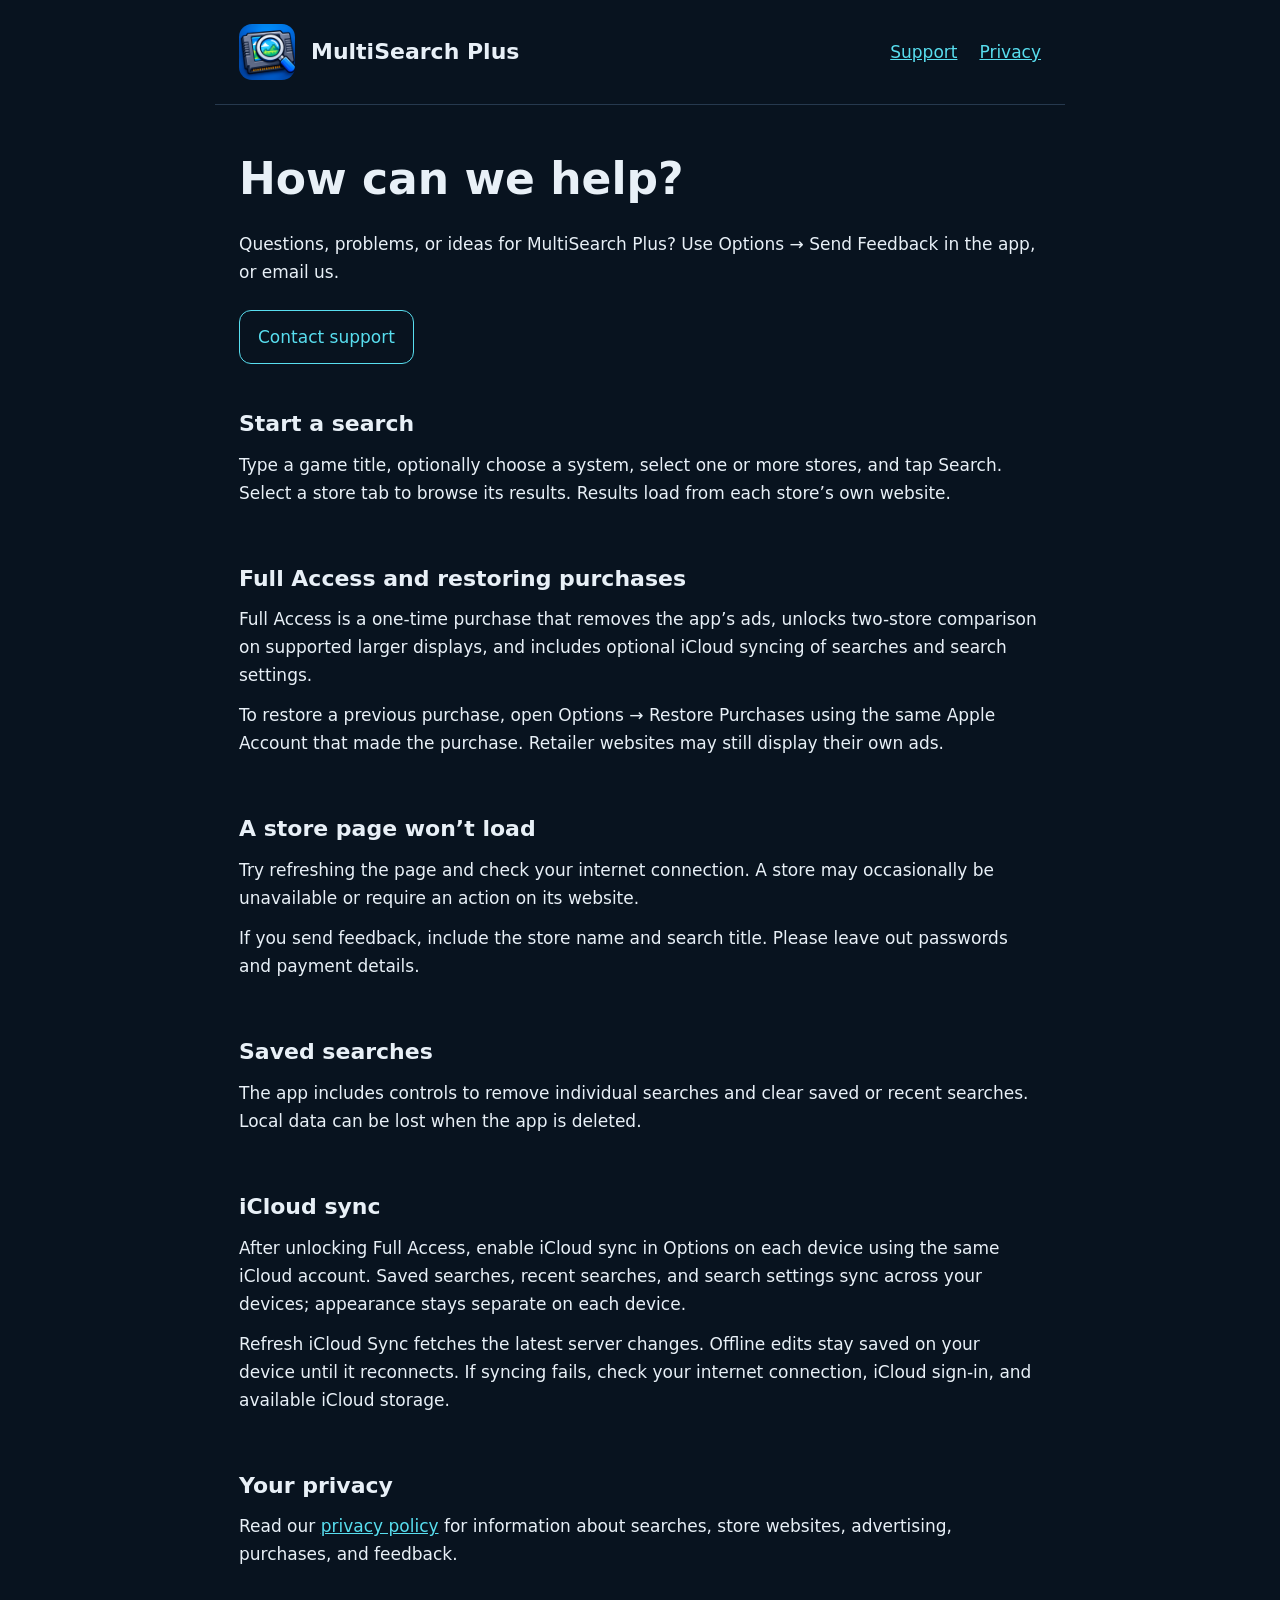
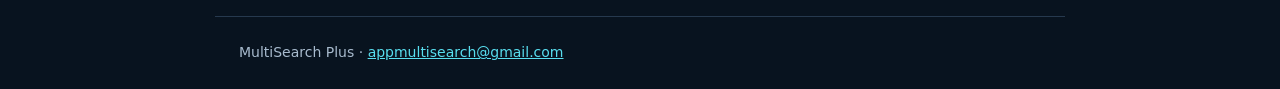
<file: index.html>
<!doctype html><html lang="en"><head><meta charset="utf-8"><meta name="viewport" content="width=device-width,initial-scale=1"><title>Support | MultiSearch Plus</title><meta name="description" content="Support and privacy information for MultiSearch Plus."><link rel="icon" href="icon.png"><link rel="stylesheet" href="style.css"></head><body><header><img src="icon.png" alt="MultiSearch Plus cartridge and magnifying glass logo"><strong>MultiSearch Plus</strong><nav aria-label="Main navigation"><a href="index.html">Support</a><a href="privacy.html">Privacy</a></nav></header><main><h1>How can we help?</h1><p>Questions, problems, or ideas for MultiSearch Plus? Use Options → Send Feedback in the app, or email us.</p><a class="contact" href="mailto:appmultisearch@gmail.com">Contact support</a><section><h2>Start a search</h2><p>Type a game title, optionally choose a system, select one or more stores, and tap Search. Select a store tab to browse its results. Results load from each store’s own website.</p></section><section><h2>Full Access and restoring purchases</h2><p>Full Access is a one-time purchase that removes the app’s ads, unlocks two-store comparison on supported larger displays, and includes optional iCloud syncing of searches and search settings.</p><p>To restore a previous purchase, open Options → Restore Purchases using the same Apple Account that made the purchase. Retailer websites may still display their own ads.</p></section><section><h2>A store page won’t load</h2><p>Try refreshing the page and check your internet connection. A store may occasionally be unavailable or require an action on its website.</p><p>If you send feedback, include the store name and search title. Please leave out passwords and payment details.</p></section><section><h2>Saved searches</h2><p>The app includes controls to remove individual searches and clear saved or recent searches. Local data can be lost when the app is deleted.</p></section><section><h2>iCloud sync</h2><p>After unlocking Full Access, enable iCloud sync in Options on each device using the same iCloud account. Saved searches, recent searches, and search settings sync across your devices; appearance stays separate on each device.</p><p>Refresh iCloud Sync fetches the latest server changes. Offline edits stay saved on your device until it reconnects. If syncing fails, check your internet connection, iCloud sign-in, and available iCloud storage.</p></section><section><h2>Your privacy</h2><p>Read our <a href="privacy.html">privacy policy</a> for information about searches, store websites, advertising, purchases, and feedback.</p></section></main><footer>MultiSearch Plus · <a href="mailto:appmultisearch@gmail.com">appmultisearch@gmail.com</a></footer></body></html>
</file>
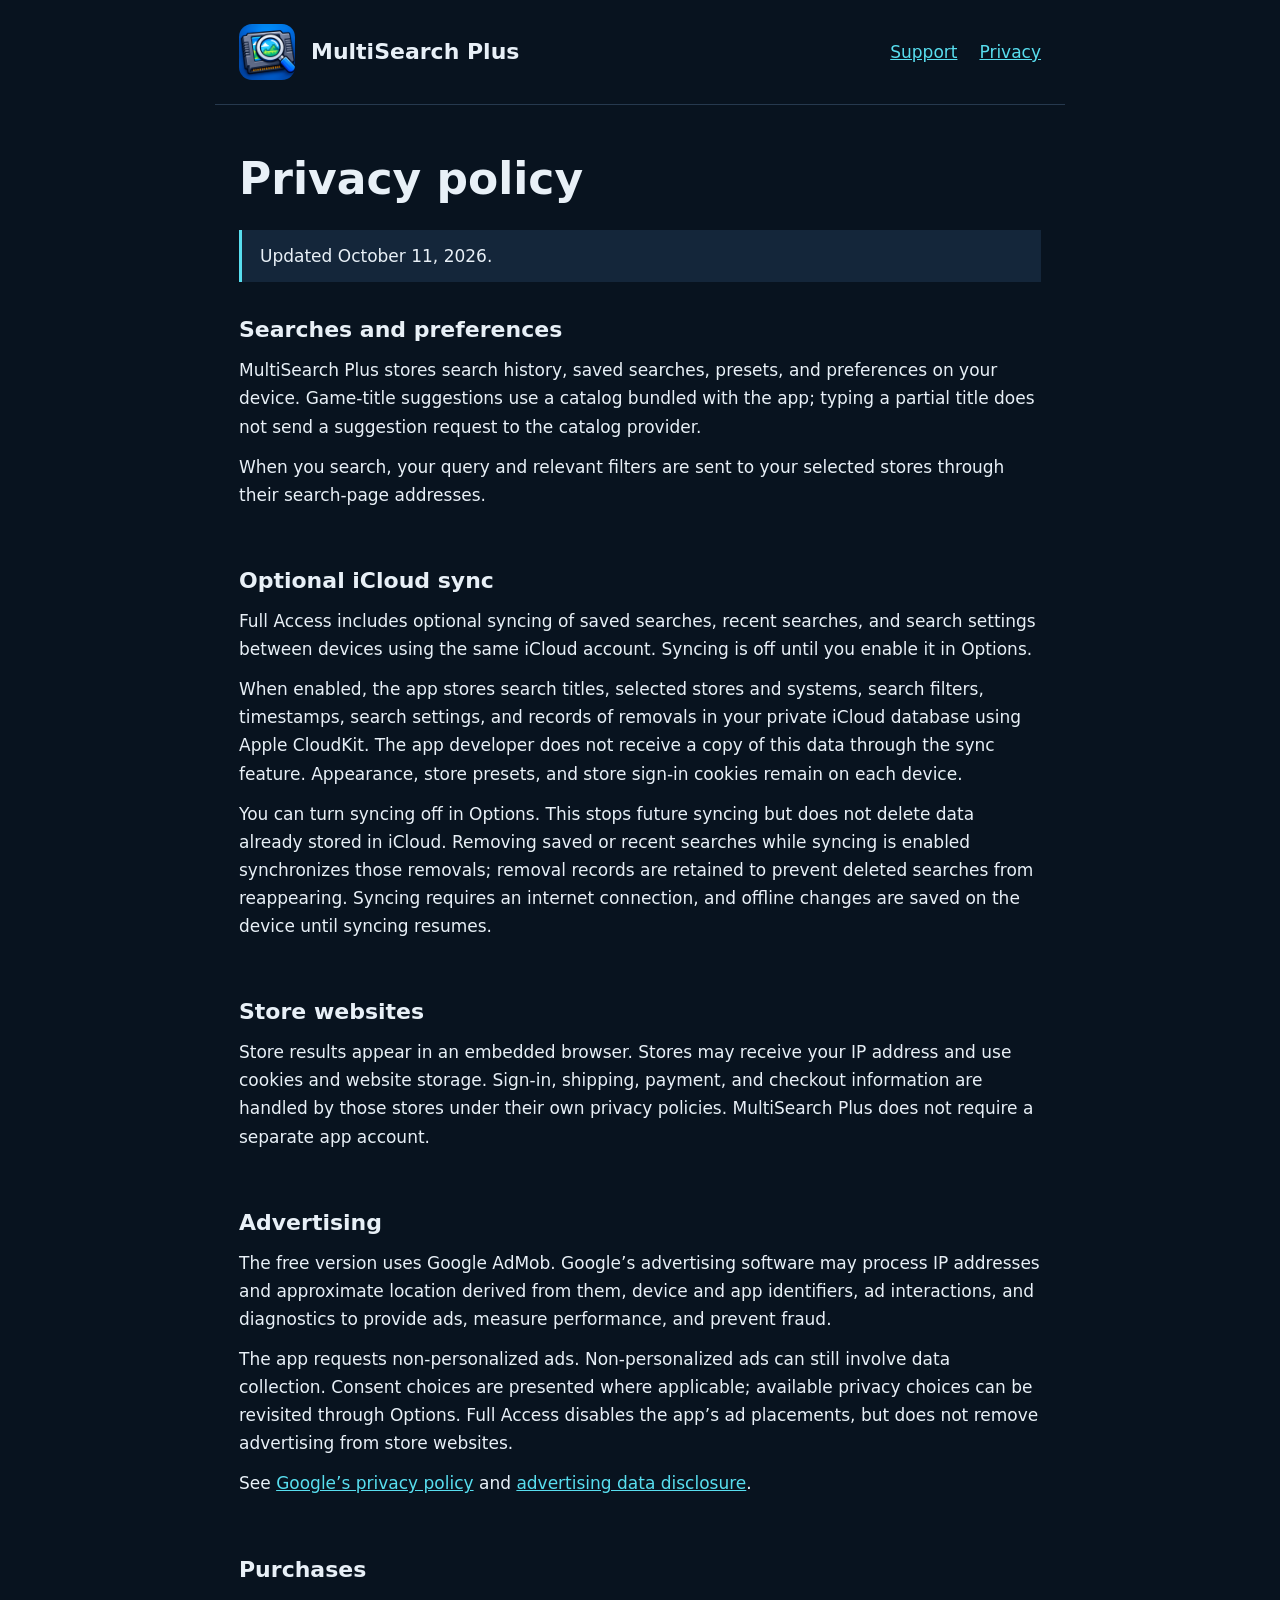
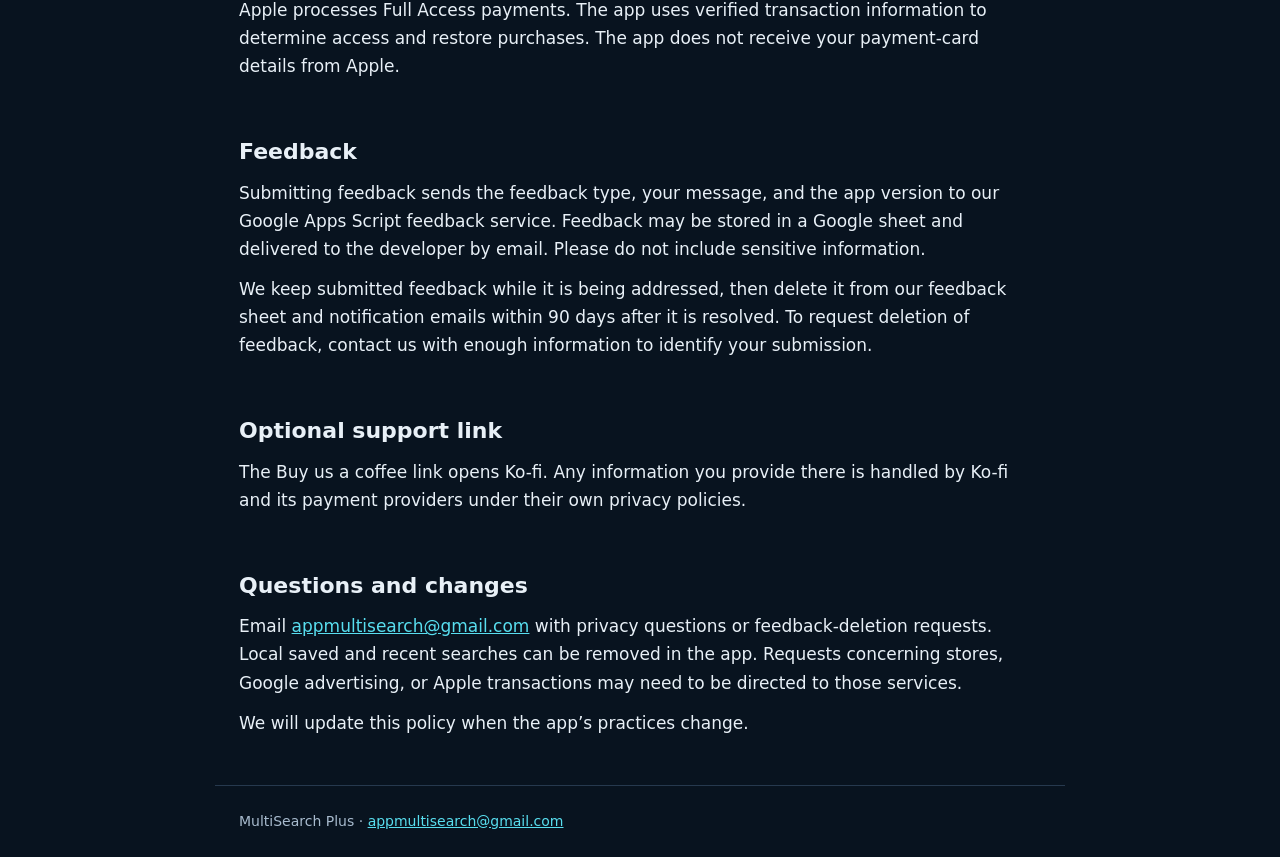
<file: privacy.html>
<!doctype html><html lang="en"><head><meta charset="utf-8"><meta name="viewport" content="width=device-width,initial-scale=1"><title>Privacy policy | MultiSearch Plus</title><meta name="description" content="Support and privacy information for MultiSearch Plus."><link rel="icon" href="icon.png"><link rel="stylesheet" href="style.css"></head><body><header><img src="icon.png" alt="MultiSearch Plus cartridge and magnifying glass logo"><strong>MultiSearch Plus</strong><nav aria-label="Main navigation"><a href="index.html">Support</a><a href="privacy.html">Privacy</a></nav></header><main><h1>Privacy policy</h1><p class="notice">Updated October 11, 2026.</p><section><h2>Searches and preferences</h2><p>MultiSearch Plus stores search history, saved searches, presets, and preferences on your device. Game-title suggestions use a catalog bundled with the app; typing a partial title does not send a suggestion request to the catalog provider.</p><p>When you search, your query and relevant filters are sent to your selected stores through their search-page addresses.</p></section><section><h2>Optional iCloud sync</h2><p>Full Access includes optional syncing of saved searches, recent searches, and search settings between devices using the same iCloud account. Syncing is off until you enable it in Options.</p><p>When enabled, the app stores search titles, selected stores and systems, search filters, timestamps, search settings, and records of removals in your private iCloud database using Apple CloudKit. The app developer does not receive a copy of this data through the sync feature. Appearance, store presets, and store sign-in cookies remain on each device.</p><p>You can turn syncing off in Options. This stops future syncing but does not delete data already stored in iCloud. Removing saved or recent searches while syncing is enabled synchronizes those removals; removal records are retained to prevent deleted searches from reappearing. Syncing requires an internet connection, and offline changes are saved on the device until syncing resumes.</p></section><section><h2>Store websites</h2><p>Store results appear in an embedded browser. Stores may receive your IP address and use cookies and website storage. Sign-in, shipping, payment, and checkout information are handled by those stores under their own privacy policies. MultiSearch Plus does not require a separate app account.</p></section><section><h2>Advertising</h2><p>The free version uses Google AdMob. Google’s advertising software may process IP addresses and approximate location derived from them, device and app identifiers, ad interactions, and diagnostics to provide ads, measure performance, and prevent fraud.</p><p>The app requests non-personalized ads. Non-personalized ads can still involve data collection. Consent choices are presented where applicable; available privacy choices can be revisited through Options. Full Access disables the app’s ad placements, but does not remove advertising from store websites.</p><p>See <a href="https://policies.google.com/privacy">Google’s privacy policy</a> and <a href="https://developers.google.com/admob/ios/privacy/data-disclosure">advertising data disclosure</a>.</p></section><section><h2>Purchases</h2><p>Apple processes Full Access payments. The app uses verified transaction information to determine access and restore purchases. The app does not receive your payment-card details from Apple.</p></section><section><h2>Feedback</h2><p>Submitting feedback sends the feedback type, your message, and the app version to our Google Apps Script feedback service. Feedback may be stored in a Google sheet and delivered to the developer by email. Please do not include sensitive information.</p><p>We keep submitted feedback while it is being addressed, then delete it from our feedback sheet and notification emails within 90 days after it is resolved. To request deletion of feedback, contact us with enough information to identify your submission.</p></section><section><h2>Optional support link</h2><p>The Buy us a coffee link opens Ko-fi. Any information you provide there is handled by Ko-fi and its payment providers under their own privacy policies.</p></section><section><h2>Questions and changes</h2><p>Email <a href="mailto:appmultisearch@gmail.com">appmultisearch@gmail.com</a> with privacy questions or feedback-deletion requests. Local saved and recent searches can be removed in the app. Requests concerning stores, Google advertising, or Apple transactions may need to be directed to those services.</p><p>We will update this policy when the app’s practices change.</p></section></main><footer>MultiSearch Plus · <a href="mailto:appmultisearch@gmail.com">appmultisearch@gmail.com</a></footer></body></html>
</file>
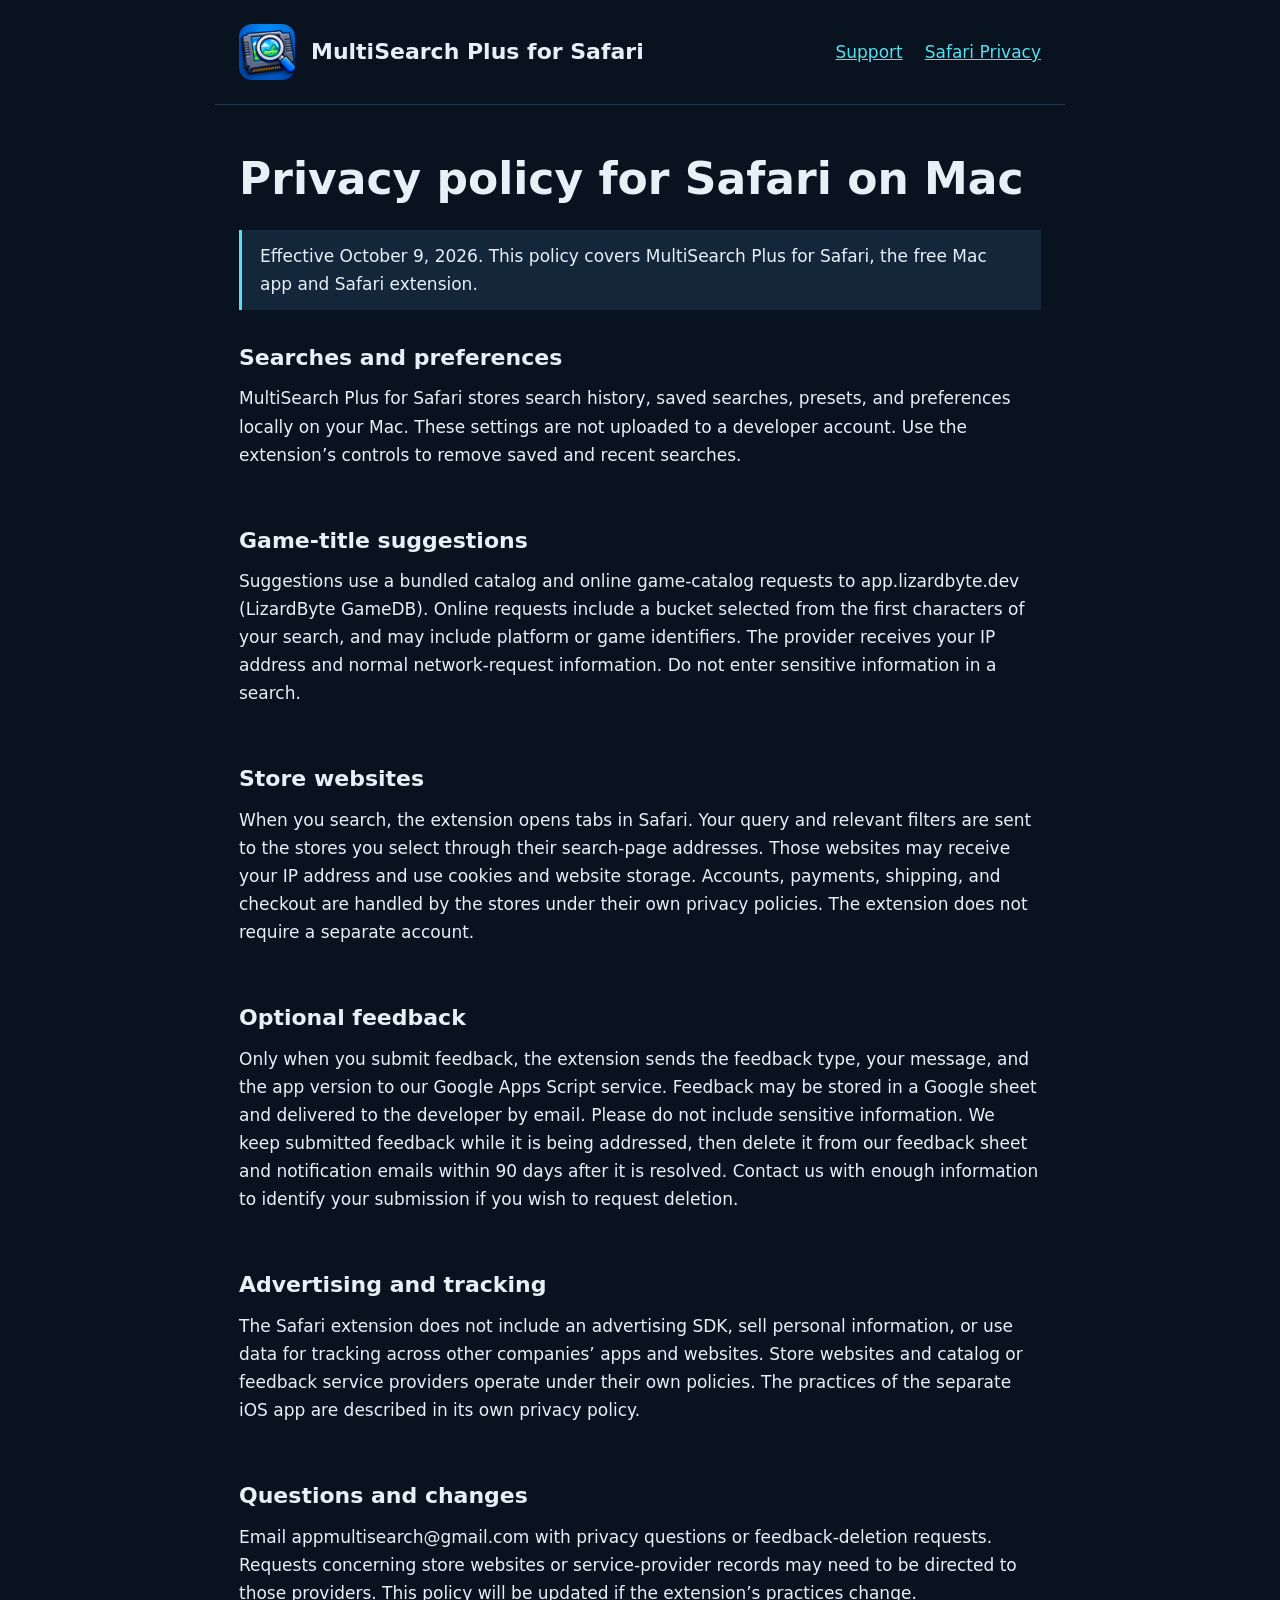
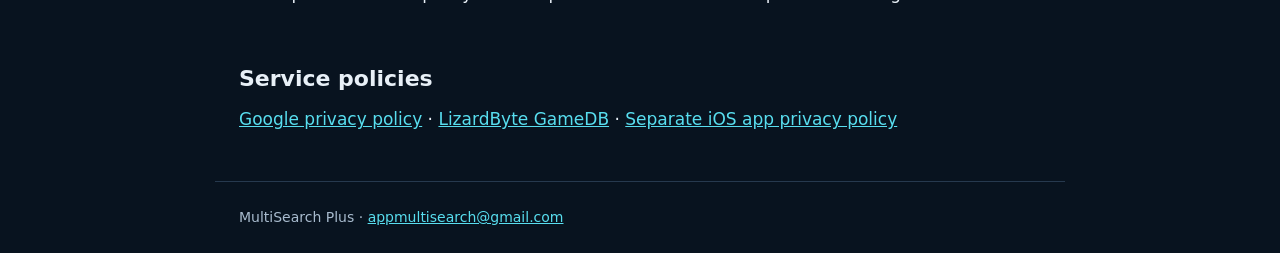
<file: safari-privacy.html>
<!doctype html><html lang="en"><head><meta charset="utf-8"><meta name="viewport" content="width=device-width,initial-scale=1"><title>Safari privacy policy | MultiSearch Plus</title><link rel="icon" href="icon.png"><link rel="stylesheet" href="style.css"></head><body><header><img src="icon.png" alt="MultiSearch Plus logo"><strong>MultiSearch Plus for Safari</strong><nav aria-label="Main navigation"><a href="index.html">Support</a><a href="safari-privacy.html">Safari Privacy</a></nav></header><main><h1>Privacy policy for Safari on Mac</h1><p class="notice">Effective October 9, 2026. This policy covers MultiSearch Plus for Safari, the free Mac app and Safari extension.</p><section><h2>Searches and preferences</h2><p>MultiSearch Plus for Safari stores search history, saved searches, presets, and preferences locally on your Mac. These settings are not uploaded to a developer account. Use the extension’s controls to remove saved and recent searches.</p></section><section><h2>Game-title suggestions</h2><p>Suggestions use a bundled catalog and online game-catalog requests to app.lizardbyte.dev (LizardByte GameDB). Online requests include a bucket selected from the first characters of your search, and may include platform or game identifiers. The provider receives your IP address and normal network-request information. Do not enter sensitive information in a search.</p></section><section><h2>Store websites</h2><p>When you search, the extension opens tabs in Safari. Your query and relevant filters are sent to the stores you select through their search-page addresses. Those websites may receive your IP address and use cookies and website storage. Accounts, payments, shipping, and checkout are handled by the stores under their own privacy policies. The extension does not require a separate account.</p></section><section><h2>Optional feedback</h2><p>Only when you submit feedback, the extension sends the feedback type, your message, and the app version to our Google Apps Script service. Feedback may be stored in a Google sheet and delivered to the developer by email. Please do not include sensitive information. We keep submitted feedback while it is being addressed, then delete it from our feedback sheet and notification emails within 90 days after it is resolved. Contact us with enough information to identify your submission if you wish to request deletion.</p></section><section><h2>Advertising and tracking</h2><p>The Safari extension does not include an advertising SDK, sell personal information, or use data for tracking across other companies’ apps and websites. Store websites and catalog or feedback service providers operate under their own policies. The practices of the separate iOS app are described in its own privacy policy.</p></section><section><h2>Questions and changes</h2><p>Email appmultisearch@gmail.com with privacy questions or feedback-deletion requests. Requests concerning store websites or service-provider records may need to be directed to those providers. This policy will be updated if the extension’s practices change.</p></section><section><h2>Service policies</h2><p><a href="https://policies.google.com/privacy">Google privacy policy</a> · <a href="https://github.com/LizardByte/GameDB">LizardByte GameDB</a> · <a href="privacy.html">Separate iOS app privacy policy</a></p></section></main><footer>MultiSearch Plus · <a href="mailto:appmultisearch@gmail.com">appmultisearch@gmail.com</a></footer></body></html>
</file>
<file: style.css>
*{box-sizing:border-box}body{margin:0;background:#08131f;color:#e8f0f7;font:17px/1.65 system-ui,sans-serif}a{color:#58deef}a:hover{color:white}header,main,footer{max-width:850px;margin:auto;padding:24px}header{display:flex;align-items:center;gap:16px;border-bottom:1px solid #26394e}header img{width:56px;height:56px;border-radius:13px}header strong{font-size:22px}nav{margin-left:auto;display:flex;gap:22px}h1{font-size:clamp(30px,5vw,44px);line-height:1.2;margin:24px 0}h2{font-size:22px;line-height:1.3;margin:34px 0 12px}p{margin:12px 0}section{padding-bottom:12px}footer{border-top:1px solid #26394e;color:#a8bbce;font-size:14px}.contact{display:inline-block;padding:12px 18px;border:1px solid #58deef;border-radius:12px;text-decoration:none;margin:12px 0}.notice{background:#14263a;border-left:3px solid #58deef;padding:12px 18px}@media(max-width:500px){header{flex-wrap:wrap}nav{margin-left:0;width:100%}header,main,footer{padding:20px}}
</file>
